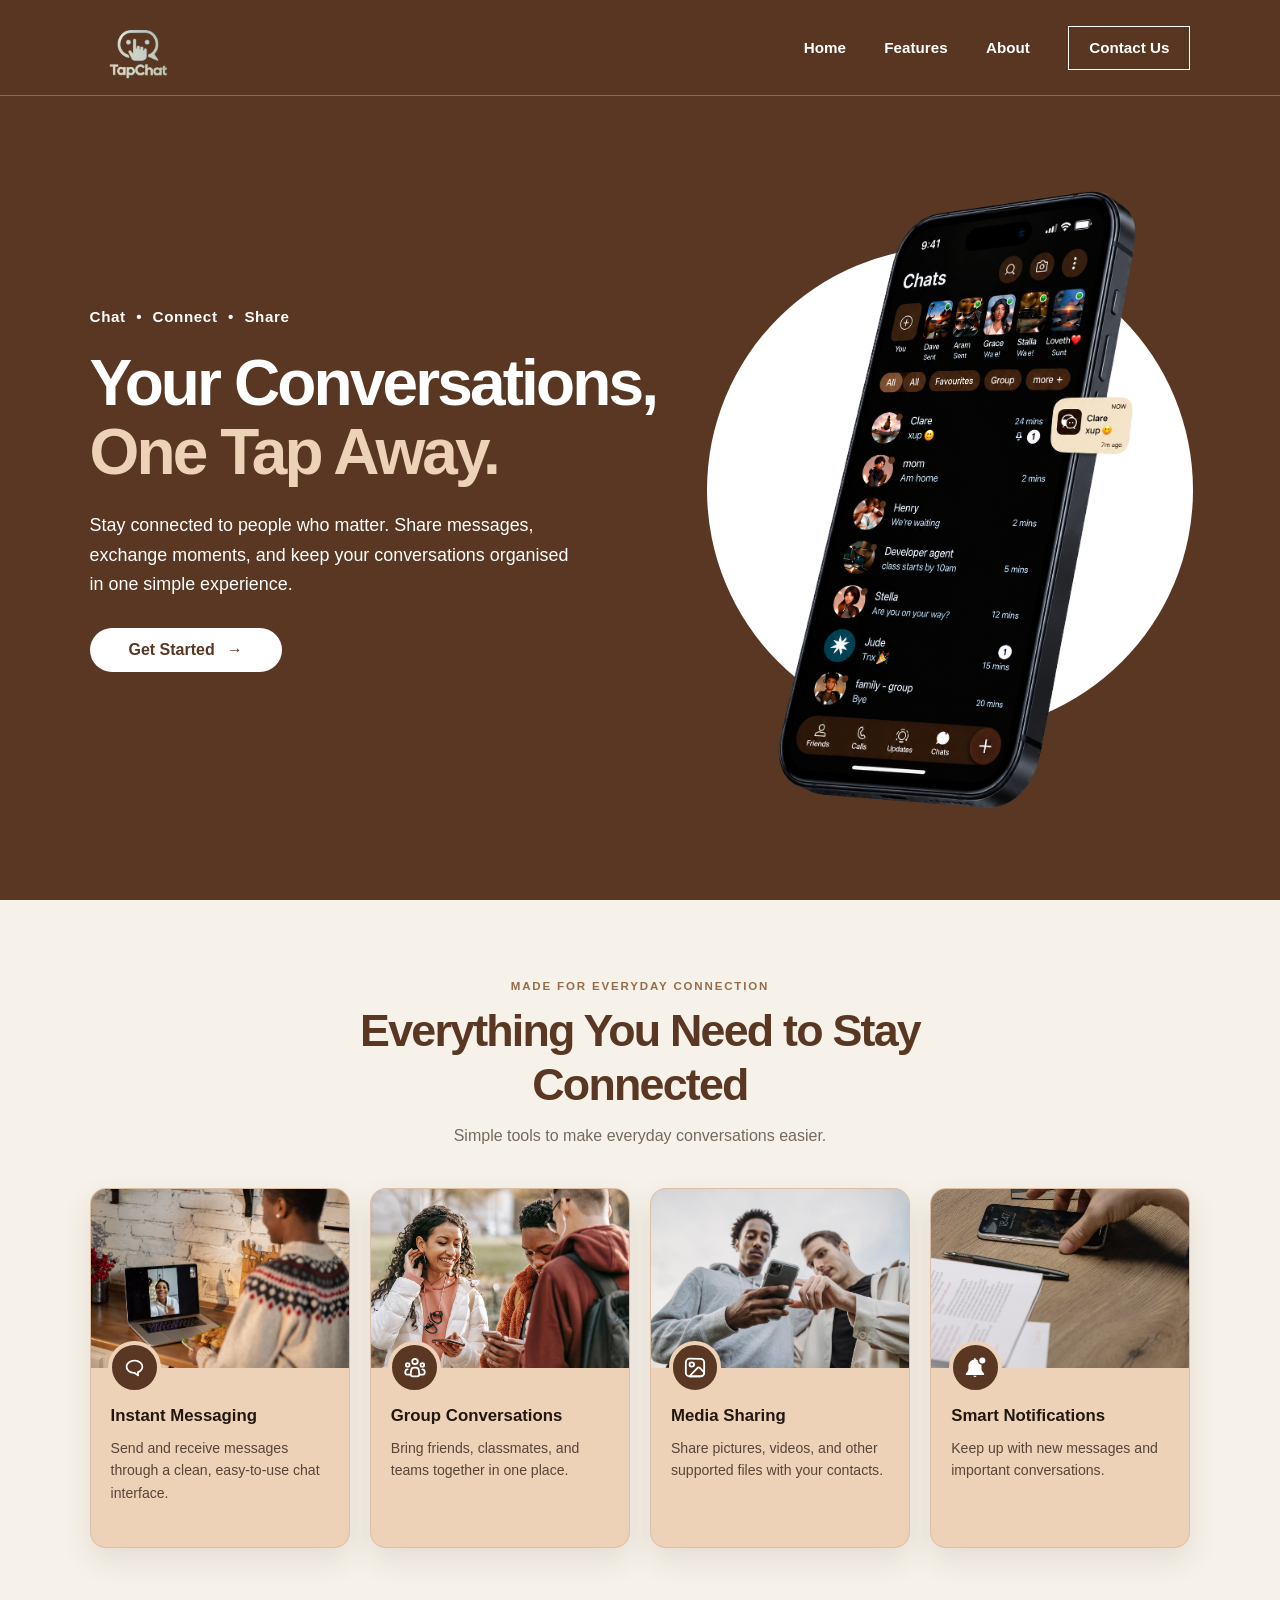
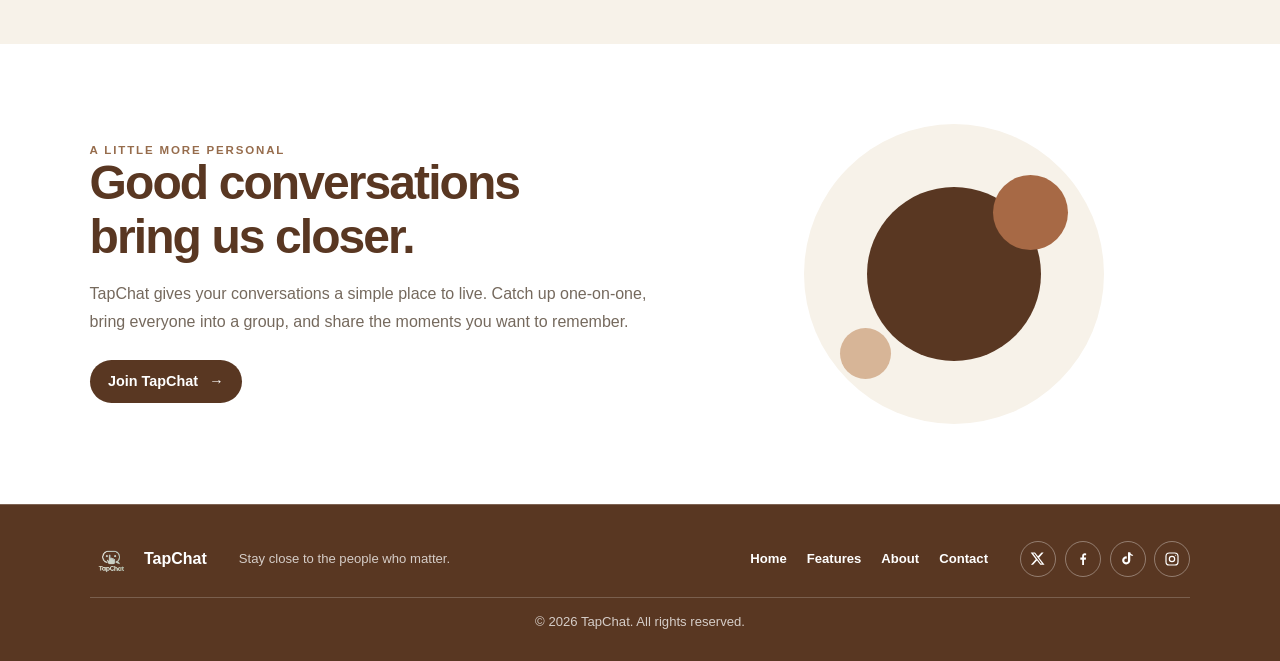
<file: index.html>
<!DOCTYPE html>
<html lang="en">
<head>
  <meta charset="UTF-8">
  <meta name="viewport" content="width=device-width, initial-scale=1.0">
  <meta name="theme-color" content="#593722">
  <meta name="description" content="TapChat helps you stay close to the people who matter through simple messaging, groups, and media sharing.">
  <title>TapChat</title>
  <link rel="icon" type="image/png" href="Log.png">
  <link rel="stylesheet" href="TapChat.css">
</head>
<body>
  <header class="site-header">
    <a class="brand" href="#home" aria-label="TapChat home">
      <img class="logo" src="Log.png" alt="TapChat">
    </a>
    <nav class="site-nav" aria-label="Main navigation">
      <a href="#home">Home</a>
      <a href="#features">Features</a>
      <a href="#about">About</a>
      <a class="contact-button" href="./contact.html">Contact Us</a>
    </nav>
  </header>

  <main>
    <section class="hero" id="home" aria-labelledby="hero-title">
      <div class="hero-copy">
        <p class="eyebrow">Chat <span aria-hidden="true">•</span> Connect <span aria-hidden="true">•</span> Share</p>
        <h1 id="hero-title">
          Your Conversations,<br>
          <span>One Tap Away.</span>
        </h1>
        <p class="hero-description">
          Stay connected to people who matter. Share messages, exchange moments,
          and keep your conversations organised in one simple experience.
        </p>
        <a class="get-button" href="./TapChatsignuppage.html">
          Get Started <span aria-hidden="true">→</span>
        </a>
      </div>

      <div class="hero-art" aria-hidden="true">
        <div class="circle"></div>
        <img class="hero-image" src="Img.png" alt="">
      </div>
    </section>

    <section class="feature" id="features" aria-labelledby="features-title">
      <div class="general-container">
        <header class="feature-header">
          <p class="section-eyebrow">MADE FOR EVERYDAY CONNECTION</p>
          <h2 class="everything" id="features-title">Everything You Need to Stay Connected</h2>
          <p class="tools">Simple tools to make everyday conversations easier.</p>
        </header>

        <div class="feature-grid">
          <article class="feature-card">
            <img class="feature-image" src="./Instant messaging.jpg" alt="A person using a phone to chat">
            <div class="feature-content">
              <span class="feature-icon" aria-hidden="true">
                <img src="./boxicons--message-bubble-reply.svg" alt="">
              </span>
              <h3>Instant Messaging</h3>
              <p>Send and receive messages through a clean, easy-to-use chat interface.</p>
            </div>
          </article>

          <article class="feature-card">
            <img class="feature-image" src="./Group conversation.jpg" alt="Friends talking together">
            <div class="feature-content">
              <span class="feature-icon" aria-hidden="true">
                <img src="./akar-icons--people-group.svg" alt="">
              </span>
              <h3>Group Conversations</h3>
              <p>Bring friends, classmates, and teams together in one place.</p>
            </div>
          </article>

          <article class="feature-card">
            <img class="feature-image" src="./Media sharing.jpg" alt="A phone displaying shared photos">
            <div class="feature-content">
              <span class="feature-icon" aria-hidden="true">
                <img src="./akar-icons--image.svg" alt="">
              </span>
              <h3>Media Sharing</h3>
              <p>Share pictures, videos, and other supported files with your contacts.</p>
            </div>
          </article>

          <article class="feature-card">
            <img class="feature-image" src="./smart notification.jpg" alt="A phone showing a new message notification">
            <div class="feature-content">
              <span class="feature-icon" aria-hidden="true">
                <img src="./clarity--notification-solid-badged.svg" alt="">
              </span>
              <h3>Smart Notifications</h3>
              <p>Keep up with new messages and important conversations.</p>
            </div>
          </article>
        </div>
      </div>
    </section>

    <section class="about" id="about" aria-labelledby="about-title">
      <div class="about-content">
        <p class="section-eyebrow">A LITTLE MORE PERSONAL</p>
        <h2 id="about-title">Good conversations bring us closer.</h2>
        <p>
          TapChat gives your conversations a simple place to live. Catch up one-on-one,
          bring everyone into a group, and share the moments you want to remember.
        </p>
        <a class="about-link" href="./TapChatsignuppage.html">Join TapChat <span aria-hidden="true">→</span></a>
      </div>
      <div class="about-mark" aria-hidden="true">
        <span class="about-bubble bubble-one"></span>
        <span class="about-bubble bubble-two"></span>
        <span class="about-bubble bubble-three"></span>
      </div>
    </section>
  </main>

  <footer class="site-footer">
    <a class="footer-brand" href="#home">
      <img src="Log.png" alt="" class="footer-logo">
      <span>TapChat</span>
    </a>
    <p>Stay close to the people who matter.</p>
    <nav class="footer-nav" aria-label="Footer navigation">
      <a href="#home">Home</a>
      <a href="#features">Features</a>
      <a href="#about">About</a>
      <a href="./contact.html">Contact</a>
    </nav>
    <nav class="social-links" aria-label="Social media">
      <a href="https://x.com/" target="_blank" rel="noopener noreferrer" aria-label="X">
        <svg viewBox="0 0 24 24" aria-hidden="true">
          <path d="M18.244 2.25h3.308l-7.227 8.26L23 21.75h-6.74l-5.214-6.817L4.77 21.75H1.46l7.73-8.835L1 2.25h6.91l4.707 6.231zm-1.161 17.52h1.833L6.912 4.126H4.945z"></path>
        </svg>
      </a>
      <a href="https://www.facebook.com/" target="_blank" rel="noopener noreferrer" aria-label="Facebook">
        <svg viewBox="0 0 24 24" aria-hidden="true">
          <path d="M13.5 21v-8h2.7l.4-3.1h-3.1v-2c0-.9.26-1.5 1.55-1.5h1.66V3.62A22 22 0 0 0 14.8 3.5c-2.4 0-4.05 1.47-4.05 4.17v2.23H8v3.1h2.75v8h2.75Z"></path>
        </svg>
      </a>
      <a href="https://www.tiktok.com/" target="_blank" rel="noopener noreferrer" aria-label="TikTok">
        <svg viewBox="0 0 24 24" aria-hidden="true">
          <path d="M19.6 7.3a7.1 7.1 0 0 1-4.2-1.4v8.2a6.1 6.1 0 1 1-5.3-6v3.4a2.8 2.8 0 1 0 1.9 2.7V2h3.4c.2 2 1.7 3.6 4.2 3.9v1.4Z"></path>
        </svg>
      </a>
      <a href="https://www.instagram.com/" target="_blank" rel="noopener noreferrer" aria-label="Instagram">
        <svg viewBox="0 0 24 24" aria-hidden="true">
          <rect x="3" y="3" width="18" height="18" rx="5"></rect>
          <circle cx="12" cy="12" r="4"></circle>
          <circle class="social-dot" cx="17.5" cy="6.5" r=".75"></circle>
        </svg>
      </a>
    </nav>
    <p class="copyright">&copy; 2026 TapChat. All rights reserved.</p>
  </footer>
</body>
</html>
</file>
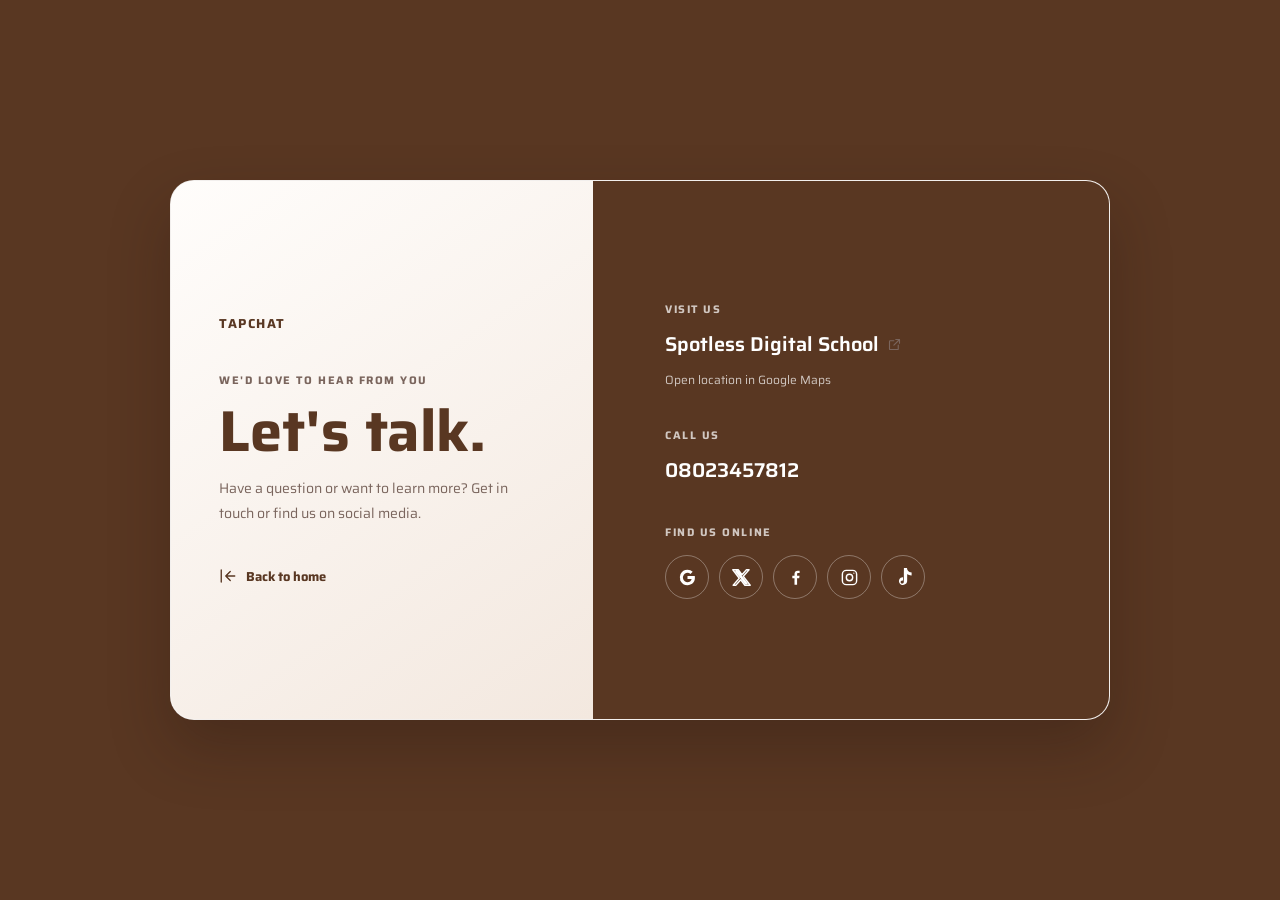
<file: contact.html>
<!DOCTYPE html>
<html lang="en">
	<head>
		<meta charset="UTF-8" />
		<meta name="viewport" content="width=device-width, initial-scale=1.0" />
		<meta name="theme-color" content="#593722" />
		<title>TapChat</title>
		<link rel="icon" type="image/png" href="Log.png">
		<link rel="preconnect" href="https://fonts.googleapis.com" />
		<link rel="preconnect" href="https://fonts.gstatic.com" crossorigin />
		<link
			href="https://fonts.googleapis.com/css2?family=Saira:ital,wght@0,100..900;1,100..900&display=swap"
			rel="stylesheet"
		/>
		<link rel="stylesheet" href="contact.css" />
	</head>
	<body>
		<main class="contact-container">
			<section class="contact-intro" aria-labelledby="contact-title">
				<h2 class="school-name">TapChat</h2>
				<p class="intro-label">We'd love to hear from you</p>
				<h1 id="contact-title">Let's talk.</h1>
				<p class="intro-copy">
					Have a question or want to learn more? Get in touch or find us on social media.
				</p>
				<a class="home-link" href="index.html">
					<svg viewBox="0 0 24 24" aria-hidden="true">
						<path d="m15 18-6-6 6-6M9 12h12M3 4v16"></path>
					</svg>
					Back to home
				</a>
			</section>

			<section class="contact-details" aria-label="Contact information">
				<div class="detail-block">
					<span class="detail-label">Visit us</span>
					<a
						class="detail-value address-link"
						href="https://www.google.com/maps/search/?api=1&query=Spotless+Digital+School"
						target="_blank"
						rel="noopener noreferrer"
					>
						Spotless Digital School
						<svg viewBox="0 0 24 24" aria-hidden="true">
							<path d="M14 4h6v6M20 4l-9 9"></path>
							<path d="M18 13v6a1 1 0 0 1-1 1H5a1 1 0 0 1-1-1V7a1 1 0 0 1 1-1h6"></path>
						</svg>
					</a>
					<p class="detail-note">Open location in Google Maps</p>
				</div>

				<div class="detail-block">
					<span class="detail-label">Call us</span>
					<a class="detail-value phone-link" href="tel:08023457812">08023457812</a>
				</div>

				<div class="social-block">
					<span class="detail-label">Find us online</span>
					<nav class="social-links" aria-label="Social media">
						<a href="https://www.google.com/" target="_blank" rel="noopener noreferrer" aria-label="Google">
							<svg viewBox="0 0 24 24" aria-hidden="true">
								<path d="M21.35 12.2c0-.7-.06-1.37-.18-2.02H12v3.83h5.24a4.48 4.48 0 0 1-1.95 2.94v2.4h3.16c1.85-1.7 2.9-4.2 2.9-7.15Z"></path>
								<path d="M12 21.7c2.64 0 4.85-.88 6.46-2.36l-3.16-2.4c-.88.6-2 .96-3.3.96-2.54 0-4.7-1.72-5.48-4.04H3.25v2.47A9.75 9.75 0 0 0 12 21.7Z"></path>
								<path d="M6.52 13.86a5.86 5.86 0 0 1 0-3.72V7.67H3.25a9.75 9.75 0 0 0 0 8.66l3.27-2.47Z"></path>
								<path d="M12 6.1c1.44 0 2.73.5 3.75 1.5l2.8-2.8C16.85 3.2 14.64 2.2 12 2.2a9.75 9.75 0 0 0-8.75 5.47l3.27 2.47C7.3 7.82 9.46 6.1 12 6.1Z"></path>
							</svg>
						</a>
						<a href="https://www.x.com/" target="_blank" rel="noopener noreferrer" aria-label="Twitter">
							<svg viewBox="0 0 24 24" aria-hidden="true">
								<path d="M18.244 2.25h3.308l-7.227 8.26L23 21.75h-6.74l-5.214-6.817L4.77 21.75H1.46l7.73-8.835L1 2.25h6.91l4.707 6.231zm-1.161 17.52h1.833L6.912 4.126H4.945z"></path>
							</svg>
						</a>
						<a href="https://www.facebook.com/" target="_blank" rel="noopener noreferrer" aria-label="Facebook">
							<svg viewBox="0 0 24 24" aria-hidden="true">
								<path d="M14 21v-8h2.7l.4-3.1H14v-2c0-.9.26-1.5 1.55-1.5h1.66V3.62A22 22 0 0 0 14.8 3.5c-2.4 0-4.05 1.47-4.05 4.17v2.23H8v3.1h2.75v8H14Z"></path>
							</svg>
						</a>
						<a href="https://www.instagram.com/" target="_blank" rel="noopener noreferrer" aria-label="Instagram">
							<svg viewBox="0 0 24 24" aria-hidden="true">
								<rect x="3" y="3" width="18" height="18" rx="5"></rect>
								<circle cx="12" cy="12" r="4"></circle>
								<circle class="icon-dot" cx="17.5" cy="6.5" r=".75"></circle>
							</svg>
						</a>
						<a href="https://www.tiktok.com/" target="_blank" rel="noopener noreferrer" aria-label="TikTok">
							<svg viewBox="0 0 24 24" aria-hidden="true">
								<path d="M12.53.02c1.31-.02 2.61-.01 3.91-.02.08 1.53.63 3.02 1.77 4.06 1.14 1.03 2.61 1.48 4.05 1.52v4c-1.39-.05-2.8-.37-4.05-1.03-.55-.28-1.06-.64-1.55-1.02-.01 2.92.01 5.84-.02 8.75-.08 1.4-.54 2.77-1.59 3.74-1.69 1.62-4.36 1.92-6.37.75-1.22-.71-2.1-1.95-2.36-3.34-.21-1.03-.12-2.12.37-3.06.79-1.59 2.52-2.69 4.3-2.73.16-.02.32-.02.48-.01.04 1.47-.04 2.94-.04 4.41-.99-.32-2.15-.04-2.8.79-.48.57-.4 1.46.07 2.02.77.95 2.41.99 3.21.08.29-.3.47-.7.49-1.12.07-4.11.04-8.22.05-12.33z"></path>
							</svg>
						</a>
					</nav>
				</div>
			</section>
		</main>
	</body>
</html>
</file>
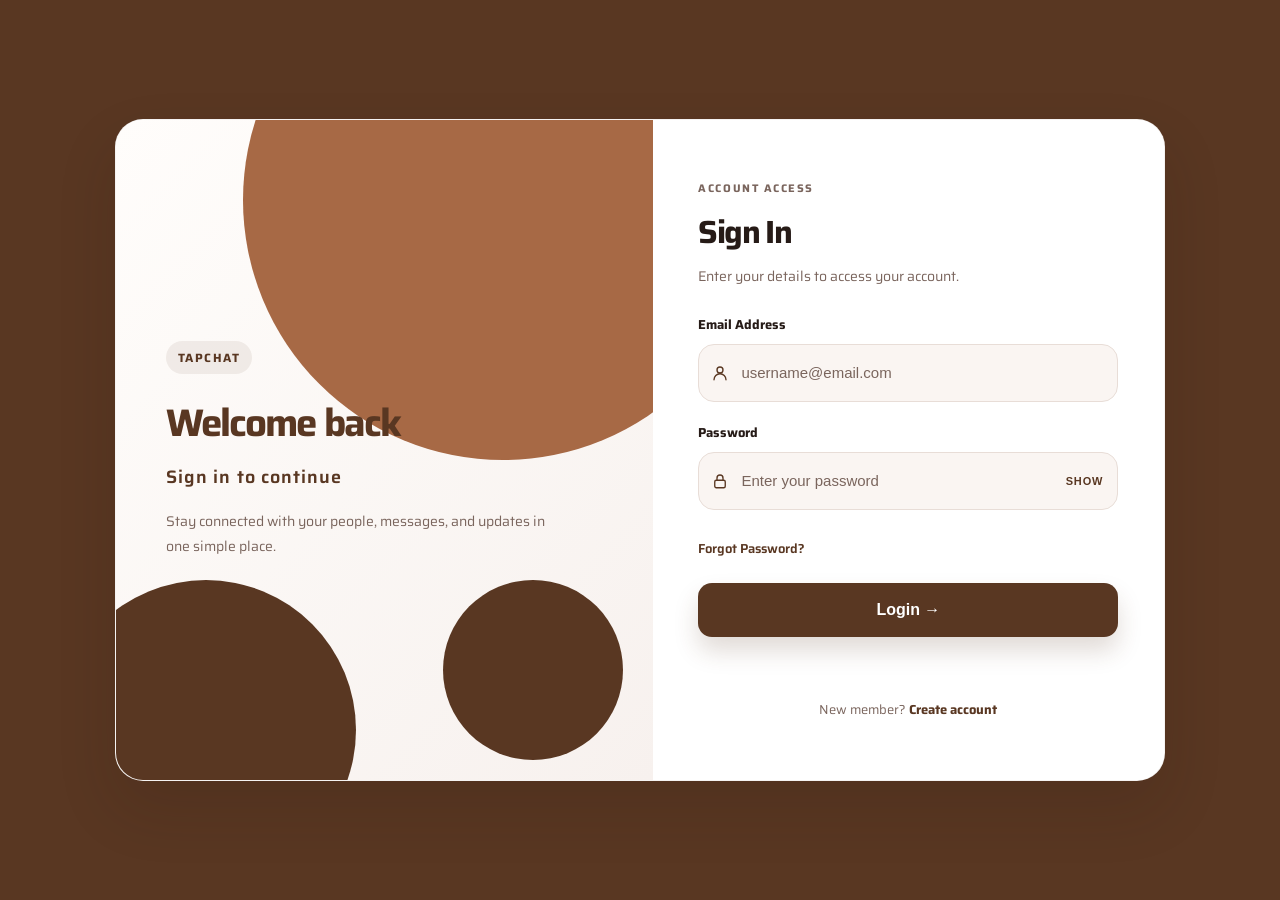
<file: loginpage.html>
<!DOCTYPE html>
<html lang="en">
  <head>
    <meta charset="UTF-8" />
    <meta name="viewport" content="width=device-width, initial-scale=1.0" />
    <title>Login Page</title>

    <link rel="preconnect" href="https://fonts.googleapis.com" />
    <link rel="preconnect" href="https://fonts.gstatic.com" crossorigin />
    <link
      href="https://fonts.googleapis.com/css2?family=Saira:ital,wght@0,100..900;1,100..900&display=swap"
      rel="stylesheet"
    />
    <link rel="stylesheet" href="loginpage.css" />
  </head>
  <body>
    <main class="loginContainer">
      <section class="welcome-section">
        <div class="welcome-content">
          <span class="brand-badge">TapChat</span>
          <h1>Welcome back</h1>
          <h3>Sign in to continue</h3>
          <p>
            Stay connected with your people, messages, and updates in one simple
            place.
          </p>
        </div>

        <div class="circle circle-one"></div>
        <div class="circle circle-two"></div>
        <div class="circle circle-three"></div>
      </section>

      <section class="signin-section">
        <div class="signin-content">
          <p class="eyebrow">Account access</p>
          <h2>Sign In</h2>
          <p class="description">Enter your details to access your account.</p>

          <form id="loginform" novalidate>
            <div class="input-group">
              <label for="username">Email Address</label>
              <div class="field-with-icon">
                <span class="input-icon" aria-hidden="true">
                  <svg viewBox="0 0 24 24">
                    <path d="M20 21a8 8 0 0 0-16 0"></path>
                    <circle cx="12" cy="8" r="4"></circle>
                  </svg>
                </span>
                <input
                  id="username"
                  name="username"
                  type="email"
                  placeholder="username@email.com"
                  autocomplete="email"
                  required
                />
              </div>
            </div>

            <div class="input-group">
              <label for="password">Password</label>
              <div class="field-with-icon password-box">
                <span class="input-icon" aria-hidden="true">
                  <svg viewBox="0 0 24 24">
                    <rect x="5" y="11" width="14" height="10" rx="2"></rect>
                    <path d="M8 11V8a4 4 0 1 1 8 0v3"></path>
                  </svg>
                </span>
                <input
                  id="password"
                  name="password"
                  type="password"
                  placeholder="Enter your password"
                  autocomplete="current-password"
                  required
                />
                <button
                  type="button"
                  class="toggle-password"
                  id="toggle-password"
                  aria-label="Show password"
                >
                  Show
                </button>
              </div>
            </div>

            <a href="#" class="forgot" id="forgotpassword">Forgot Password?</a>

            <button type="submit" class="login-button">Login →</button>

            <p id="message" class="message" aria-live="polite"></p>
          </form>

          <div class="signup">
            New member?
            <a href="#" id="signuplink">Create account</a>
          </div>
        </div>
      </section>
    </main>

    <script>
      const togglePassword = document.getElementById("toggle-password");
      const passwordInput = document.getElementById("password");
      const form = document.getElementById("loginform");
      const message = document.getElementById("message");

      togglePassword.addEventListener("click", () => {
        const isPassword = passwordInput.type === "password";
        passwordInput.type = isPassword ? "text" : "password";
        togglePassword.textContent = isPassword ? "Hide" : "Show";
      });

      form.addEventListener("submit", (event) => {
        event.preventDefault();

        const username = document.getElementById("username").value.trim();
        const password = document.getElementById("password").value.trim();

        if (!username || !password) {
          message.textContent = "Please enter your email and password.";
          message.classList.add("error");
          return;
        }

        message.textContent = "Login successful!";
        message.classList.remove("error");
      });
    </script>
  </body>
</html>
</file>
<file: TapChat.css>
:root {
  color-scheme: dark;
  --color-background: #593722;
  --color-text: #ffffff;
  --color-accent: #eed2b7;
  --color-cream: #f7f2e9;
  --page-gutter: clamp(1.25rem, 7vw, 6.5rem);
}

* {
  box-sizing: border-box;
}

html {
  min-width: 320px;
  scroll-behavior: smooth;
  scroll-padding-top: 6.5rem;
}

body {
  min-height: 100vh;
  margin: 0;
  background: var(--color-background);
  color: var(--color-text);
  font-family: Arial, Helvetica, sans-serif;
}

button,
a {
  font: inherit;
}

a {
  color: inherit;
  text-decoration: none;
}

.site-header {
  position: fixed;
  z-index: 5;
  inset: 0 0 auto;
  display: flex;
  min-height: 6rem;
  align-items: center;
  justify-content: space-between;
  gap: 2rem;
  padding: 0 var(--page-gutter);
  border-bottom: 1px solid rgb(255 255 255 / 28%);
  background: rgb(89 55 34 / 96%);
  backdrop-filter: blur(12px);
}

.brand {
  display: inline-flex;
  flex: 0 0 auto;
  align-items: center;
}

.logo {
  display: block;
  width: 6.25rem;
  height: auto;
}

.site-nav {
  display: flex;
  align-items: center;
  gap: clamp(1rem, 3vw, 3rem);
  font-size: 0.95rem;
  font-weight: 700;
}

.site-nav a:not(.contact-button),
.footer-nav a {
  transition: color 160ms ease;
}

.site-nav a:hover,
.footer-nav a:hover {
  color: var(--color-accent);
}

.contact-button {
  display: inline-flex;
  min-height: 2.75rem;
  align-items: center;
  justify-content: center;
  padding: 0 1.25rem;
  border: 1px solid currentColor;
  background: transparent;
  color: inherit;
  transition: background-color 160ms ease, color 160ms ease;
}

.contact-button:hover {
  background: #ffffff;
  color: var(--color-background);
}

.hero {
  position: relative;
  display: grid;
  min-height: 100vh;
  min-height: 100svh;
  grid-template-columns: minmax(0, 1.1fr) minmax(18rem, 0.9fr);
  align-items: center;
  gap: 2rem;
  overflow: hidden;
  padding: 8rem var(--page-gutter) 3rem;
  scroll-margin-top: 6rem;
}

.hero-copy {
  position: relative;
  z-index: 1;
  max-width: 38rem;
}

.eyebrow {
  margin: 0 0 1.5rem;
  word-spacing: 0.35rem;
  font-size: 0.95rem;
  font-weight: 700;
  letter-spacing: 0.04em;
}

.hero h1 {
  margin: 0;
  font-size: clamp(2.75rem, 5vw, 4.5rem);
  line-height: 1.08;
  letter-spacing: -0.045em;
}

.hero h1 span {
  color: var(--color-accent);
}

.hero-description {
  max-width: 31rem;
  margin: 1.5rem 0 1.75rem;
  font-size: clamp(1rem, 1.4vw, 1.125rem);
  line-height: 1.65;
}

.get-button {
  display: inline-flex;
  min-width: 12rem;
  min-height: 2.75rem;
  align-items: center;
  justify-content: center;
  gap: 0.75rem;
  border: 0;
  border-radius: 999px;
  background: var(--color-text);
  color: var(--color-background);
  font-weight: 700;
  transition: background-color 160ms ease, color 160ms ease, transform 160ms ease;
}

.get-button:hover {
  transform: translateY(-2px);
  background: var(--color-accent);
}

.hero-art {
  position: relative;
  display: grid;
  min-height: 34rem;
  place-items: center;
}

.circle {
  position: absolute;
  width: min(38vw, 38rem);
  aspect-ratio: 1;
  border-radius: 50%;
  background: #ffffff;
}

.hero-image {
  position: relative;
  z-index: 1;
  display: block;
  width: min(100%, 25rem);
  max-height: 75vh;
  object-fit: contain;
}

.site-header a:focus-visible,
.get-button:focus-visible,
.about-link:focus-visible,
.footer-nav a:focus-visible,
.footer-brand:focus-visible {
  outline: 3px solid var(--color-accent);
  outline-offset: 4px;
}

#features {
  padding: 5rem 0 6rem;
  background: var(--color-cream);
  color: var(--color-background);
  scroll-margin-top: 5.5rem;
}

.general-container {
  width: min(1200px, calc(100% - (var(--page-gutter) * 2)));
  margin: 0 auto;
}

.feature-header {
  display: flex;
  flex-direction: column;
  align-items: center;
  gap: 0.75rem;
  margin-bottom: 2.5rem;
  text-align: center;
}

.section-eyebrow {
  margin: 0;
  color: #966c4c;
  font-size: 0.72rem;
  font-weight: 800;
  letter-spacing: 0.16em;
}

.everything {
  max-width: 44rem;
  margin: 0;
  font-size: clamp(1.9rem, 4vw, 2.8rem);
  font-weight: 800;
  line-height: 1.2;
  letter-spacing: -0.04em;
}

.tools {
  margin: 0;
  color: #75695d;
  font-size: clamp(0.9rem, 1.4vw, 1rem);
  line-height: 1.5;
}

.feature-grid {
  display: grid;
  grid-template-columns: repeat(4, minmax(0, 1fr));
  gap: 1.25rem;
}

.feature-card {
  position: relative;
  height: 360px;
  overflow: hidden;
  border: 1px solid rgb(89 55 34 / 12%);
  border-radius: 16px;
  background: var(--color-accent);
  box-shadow: 0 12px 30px rgb(48 39 31 / 10%);
  transition: transform 180ms ease, box-shadow 180ms ease;
}

.feature-card:hover {
  transform: translateY(-4px);
  box-shadow: 0 18px 34px rgb(48 39 31 / 15%);
}

.feature-image {
  position: absolute;
  top: 0;
  left: 0;
  display: block;
  width: 100%;
  height: 50%;
  object-fit: cover;
  object-position: center;
}

.feature-content {
  position: absolute;
  inset: 50% 0 0;
  padding: 2.35rem 1.25rem 1.25rem;
  color: #211710;
}

.feature-icon {
  position: absolute;
  top: -1.65rem;
  left: 1.1rem;
  display: grid;
  width: 3.3rem;
  height: 3.3rem;
  place-items: center;
  border: 4px solid var(--color-accent);
  border-radius: 50%;
  background: var(--color-background);
}

.feature-icon img {
  display: block;
  width: 1.35rem;
  height: 1.35rem;
  filter: brightness(0) invert(1);
}

.feature-content h3 {
  margin: 0 0 0.6rem;
  font-size: 1.05rem;
  line-height: 1.3;
}

.feature-content p {
  margin: 0;
  color: #574538;
  font-size: 0.88rem;
  line-height: 1.6;
}

.about {
  display: grid;
  min-height: 360px;
  grid-template-columns: minmax(0, 1.1fr) minmax(220px, 0.9fr);
  align-items: center;
  gap: 3rem;
  padding: 5rem var(--page-gutter);
  background: #ffffff;
  color: var(--color-background);
  scroll-margin-top: 5.5rem;
}

.about-content {
  width: min(100%, 38rem);
}

.about h2 {
  max-width: 34rem;
  margin: 0 0 1rem;
  font-size: clamp(2rem, 4vw, 3rem);
  line-height: 1.12;
  letter-spacing: -0.04em;
}

.about-content > p:not(.section-eyebrow) {
  max-width: 35rem;
  margin: 0;
  color: #75695d;
  font-size: 1rem;
  line-height: 1.75;
}

.about-link {
  display: inline-flex;
  align-items: center;
  gap: 0.7rem;
  margin-top: 1.5rem;
  padding: 0.85rem 1.15rem;
  border-radius: 999px;
  background: var(--color-background);
  color: #ffffff;
  font-size: 0.9rem;
  font-weight: 700;
  transition: background-color 160ms ease, transform 160ms ease;
}

.about-link:hover {
  transform: translateY(-2px);
  background: #744a30;
}

.about-mark {
  position: relative;
  display: grid;
  width: min(100%, 300px);
  aspect-ratio: 1;
  justify-self: center;
  place-items: center;
  border-radius: 50%;
  background: var(--color-cream);
}

.about-bubble {
  position: absolute;
  display: block;
  border-radius: 50%;
}

.bubble-one {
  width: 58%;
  aspect-ratio: 1;
  background: var(--color-background);
}

.bubble-two {
  top: 17%;
  right: 12%;
  width: 25%;
  aspect-ratio: 1;
  background: #a76945;
}

.bubble-three {
  bottom: 15%;
  left: 12%;
  width: 17%;
  aspect-ratio: 1;
  background: #d7b597;
}

.site-footer {
  display: grid;
  grid-template-columns: auto minmax(0, 1fr) auto auto;
  align-items: center;
  gap: 1rem 2rem;
  padding: 2rem var(--page-gutter);
  border-top: 1px solid rgb(255 255 255 / 22%);
  background: var(--color-background);
  color: #ffffff;
}

.footer-brand {
  display: inline-flex;
  align-items: center;
  gap: 0.65rem;
  font-weight: 800;
}

.footer-logo {
  display: block;
  width: 2.75rem;
  height: 2.75rem;
  object-fit: contain;
}

.site-footer > p {
  margin: 0;
  color: rgb(255 255 255 / 75%);
  font-size: 0.82rem;
}

.footer-nav {
  display: flex;
  flex-wrap: wrap;
  justify-content: flex-end;
  gap: 1.25rem;
  font-size: 0.82rem;
  font-weight: 600;
}

.social-links {
  display: flex;
  align-items: center;
  gap: 0.55rem;
}

.social-links a {
  display: grid;
  width: 2.25rem;
  height: 2.25rem;
  place-items: center;
  border: 1px solid rgb(255 255 255 / 35%);
  border-radius: 50%;
  color: #ffffff;
  transition: background-color 160ms ease, color 160ms ease, border-color 160ms ease;
}

.social-links a:hover {
  border-color: var(--color-accent);
  background: var(--color-accent);
  color: var(--color-background);
}

.social-links a:focus-visible {
  outline: 3px solid var(--color-accent);
  outline-offset: 3px;
}

.social-links svg {
  display: block;
  width: 1rem;
  height: 1rem;
  fill: currentColor;
}

.social-links a:first-child svg {
  width: 0.95rem;
  height: 0.95rem;
}

.social-links a:last-child svg {
  fill: none;
  stroke: currentColor;
  stroke-width: 1.8;
}

.social-links .social-dot {
  fill: currentColor;
  stroke: none;
}

.copyright {
  grid-column: 1 / -1;
  padding-top: 1rem;
  border-top: 1px solid rgb(255 255 255 / 20%);
  text-align: center;
}

@media (max-width: 980px) {
  .feature-grid {
    grid-template-columns: repeat(2, minmax(0, 1fr));
  }

  .feature-card {
    height: 380px;
  }
}

@media (max-width: 760px) {
  .site-header {
    min-height: 5rem;
  }

  .site-nav {
    gap: 1rem;
    font-size: 0.875rem;
  }

  .contact-button {
    min-height: 2.5rem;
    padding: 0 0.85rem;
  }

  .hero {
    min-height: 100svh;
    grid-template-columns: 1fr;
    gap: 0;
    padding-top: 7rem;
  }

  .hero-copy {
    padding-top: 1rem;
  }

  .hero-art {
    min-height: 25rem;
    margin-top: -1rem;
  }

  .circle {
    width: min(75vw, 27rem);
  }

  .hero-image {
    width: min(75%, 20rem);
    max-height: 55vh;
  }

  #features {
    padding: 4rem 0;
  }

  .about {
    min-height: auto;
    gap: 2rem;
    padding-top: 4rem;
    padding-bottom: 4rem;
  }

  .about-mark {
    width: min(100%, 230px);
  }
}

@media (max-width: 600px) {
  .site-header {
    min-height: 0;
    flex-wrap: wrap;
    gap: 0.4rem 1rem;
    padding: 0.65rem 1rem 0.75rem;
  }

  .logo {
    width: 4rem;
  }

  .site-nav {
    width: 100%;
    justify-content: space-between;
    gap: 0.45rem;
    font-size: clamp(0.7rem, 3vw, 0.82rem);
  }

  .contact-button {
    min-height: 2rem;
    padding: 0 0.55rem;
    font-size: inherit;
  }

  .hero {
    padding-top: 9rem;
  }

  .hero-art {
    min-height: 20rem;
  }

  .feature-grid {
    grid-template-columns: 1fr;
    gap: 1rem;
  }

  .feature-card {
    height: 350px;
  }

  .feature-image {
    height: 50%;
  }

  .about {
    grid-template-columns: 1fr;
  }

  .about-mark {
    width: min(68vw, 220px);
  }

  .site-footer {
    grid-template-columns: 1fr;
    justify-items: center;
    gap: 1rem;
    text-align: center;
  }

  .footer-nav {
    justify-content: center;
    gap: 0.8rem 1rem;
  }

  .copyright {
    width: 100%;
  }
}

@media (prefers-reduced-motion: reduce) {
  html {
    scroll-behavior: auto;
  }

  *,
  *::before,
  *::after {
    transition-duration: 0.01ms !important;
    animation-duration: 0.01ms !important;
    animation-iteration-count: 1 !important;
  }
}
</file>
<file: contact.css>
:root {
  --surface: #ffffff;
  --brand: #593722;
  --muted: #7a655d;
  --line: rgba(255, 255, 255, 0.32);
  --shadow: rgba(33, 18, 14, 0.28);
}

* {
  box-sizing: border-box;
  margin: 0;
  padding: 0;
}

html {
  min-width: 320px;
}

body {
  min-height: 100vh;
  min-height: 100svh;
  padding: 32px 20px;
  overflow-y: auto;
  background: #593722;
  color: #261b17;
  font-family: "Saira", Arial, Helvetica, sans-serif;
  display: flex;
  align-items: center;
  justify-content: center;
}

.contact-container {
  width: min(940px, 100%);
  min-height: 540px;
  display: grid;
  grid-template-columns: 0.9fr 1.1fr;
  overflow: hidden;
  border: 1px solid rgba(89, 55, 34, 0.08);
  border-radius: 24px;
  background: var(--surface);
  box-shadow: 0 28px 60px var(--shadow);
  animation: contact-enter 500ms ease-out both;
}

.contact-intro {
  display: flex;
  flex-direction: column;
  align-items: flex-start;
  justify-content: center;
  padding: 64px 48px;
  background: linear-gradient(145deg, #fffdfb, #f3e8df);
}

.school-name {
  margin: 0 0 38px;
  color: var(--brand);
  font-size: 13px;
  font-weight: 700;
  letter-spacing: 0.12em;
  text-transform: uppercase;
  text-decoration: none;
}

.intro-label,
.detail-label {
  color: var(--muted);
  font-size: 11px;
  font-weight: 700;
  letter-spacing: 0.14em;
  text-transform: uppercase;
}

.intro-label {
  margin-bottom: 12px;
}

.contact-intro h1 {
  margin-bottom: 14px;
  color: var(--brand);
  font-size: clamp(2.5rem, 5vw, 3.6rem);
  line-height: 1.05;
}

.intro-copy {
  max-width: 290px;
  color: var(--muted);
  font-size: 14px;
  line-height: 1.8;
}

.home-link {
  display: inline-flex;
  align-items: center;
  gap: 9px;
  margin-top: 40px;
  color: var(--brand);
  font-size: 13px;
  font-weight: 700;
  text-decoration: none;
}

.home-link svg,
.address-link svg {
  width: 18px;
  height: 18px;
  flex: 0 0 auto;
  fill: none;
  stroke: currentColor;
  stroke-linecap: round;
  stroke-linejoin: round;
  stroke-width: 1.8;
}

.home-link:hover,
.address-link:hover {
  text-decoration: underline;
  text-underline-offset: 4px;
}

.contact-details {
  display: flex;
  flex-direction: column;
  justify-content: center;
  gap: 38px;
  color: white;
  padding: 64px clamp(28px, 6vw, 72px);
  background: var(--brand);
}

.contact-details .detail-label {
  color: rgba(255, 255, 255, 0.72);
}

.detail-block {
  display: grid;
  gap: 10px;
}

.detail-value {
  color: white;
  font-size: 20px;
  font-weight: 600;
  text-decoration: none;
}

.address-link {
  display: inline-flex;
  align-items: center;
  gap: 8px;
  align-self: flex-start;
}

.address-link svg {
  width: 15px;
  height: 15px;
  color: var(--muted);
}

.detail-note {
  color: rgba(255, 255, 255, 0.72);
  font-size: 12px;
}

.social-block {
  display: grid;
  gap: 14px;
}

.social-links {
  display: flex;
  flex-wrap: wrap;
  gap: 10px;
}

.social-links a {
  width: 44px;
  height: 44px;
  display: inline-flex;
  align-items: center;
  justify-content: center;
  border: 1px solid var(--line);
  border-radius: 50%;
  color: white;
  transition: color 160ms ease, background-color 160ms ease, transform 160ms ease;
}

.social-links a:hover {
  transform: translateY(-2px);
  border-color: var(--brand);
  background: var(--brand);
  color: black;
}

.social-links svg {
  width: 19px;
  height: 19px;
  fill: currentColor;
}

.social-links a:nth-child(2) svg,
.social-links a:nth-child(4) svg {
  fill: none;
  stroke: currentColor;
  stroke-linecap: round;
  stroke-linejoin: round;
  stroke-width: 1.8;
}

.social-links .icon-dot {
  fill: currentColor;
  stroke: none;
}

.school-name:focus-visible,
.home-link:focus-visible,
.detail-value:focus-visible,
.social-links a:focus-visible {
  outline: 3px solid #a76945;
  outline-offset: 4px;
}

@keyframes contact-enter {
  from {
    opacity: 0;
    transform: translateY(12px);
  }
  to {
    opacity: 1;
    transform: translateY(0);
  }
}

@media (max-width: 680px) {
  body {
    align-items: flex-start;
    padding: 16px;
  }

  .contact-container {
    width: 100%;
    min-height: 0;
    grid-template-columns: 1fr;
    border-radius: 20px;
  }

  .contact-intro {
    min-height: 280px;
    padding: 28px 24px;
  }

  .school-name {
    margin-bottom: 32px;
  }

  .contact-intro h1 {
    font-size: clamp(2.4rem, 13vw, 2.8rem);
  }

  .intro-copy {
    max-width: 100%;
  }

  .home-link {
    margin-top: 28px;
  }

  .contact-details {
    gap: 30px;
    padding: 36px 24px 40px;
  }

  .detail-value {
    font-size: clamp(17px, 5vw, 20px);
  }
}

@media (max-width: 380px) {
  body {
    padding: 10px;
  }

  .contact-intro,
  .contact-details {
    padding-left: 20px;
    padding-right: 20px;
  }

  .social-links {
    gap: 8px;
  }

  .social-links a {
    width: 42px;
    height: 42px;
  }
}

@media (prefers-reduced-motion: reduce) {
  *,
  *::before,
  *::after {
    animation-duration: 0.01ms !important;
    animation-iteration-count: 1 !important;
    scroll-behavior: auto !important;
    transition-duration: 0.01ms !important;
  }
}
</file>
<file: loginpage.css>
:root {
  --bg: #f5f0ea;
  --surface: #ffffff;
  --surface-soft: #faf5f2;
  --brand: #593722;
  --brand-dark: #2d1c15;
  --brand-soft: rgba(89, 55, 34, 0.1);
  --text: #261b17;
  --muted: #7a655d;
  --line: #e8ddd7;
  --success: #2eaf5c;
  --error: #af2e2e;
  --shadow: rgba(33, 18, 14, 0.14);
}

* {
  margin: 0;
  padding: 0;
  box-sizing: border-box;
}

html,
body {
  height: 100%;
}

body {
  font-family: "Saira", Arial, Helvetica, sans-serif;
  background: #593722;
  display: flex;
  justify-content: center;
  align-items: center;
  min-height: 100vh;
  padding: 20px;
  overflow-x: hidden;
}

.loginContainer {
  width: min(1050px, 100%);
  min-height: 620px;
  display: grid;
  grid-template-columns: 1.05fr 1fr;
  background: var(--surface);
  border-radius: 28px;
  overflow: hidden;
  box-shadow: 0 28px 60px var(--shadow);
  border: 1px solid rgba(89, 55, 34, 0.06);
}

.welcome-section {
  position: relative;
  z-index: 1;
  background: linear-gradient(135deg, #fffdfb, #f7f1ee);
  display: flex;
  align-items: center;
  padding: 70px 50px;
  overflow: hidden;
}

.welcome-content {
  position: relative;
  z-index: 1;
}

.brand-badge {
  display: inline-block;
  margin-bottom: 18px;
  padding: 7px 12px;
  border-radius: 999px;
  background: rgba(89, 55, 34, 0.08);
  color: var(--brand);
  font-size: 12px;
  font-weight: 700;
  letter-spacing: 0.12em;
  text-transform: uppercase;
}

.welcome-content h1 {
  font-size: clamp(2.2rem, 3vw, 3.3rem);
  font-weight: 700;
  letter-spacing: -0.05em;
  margin-bottom: 10px;
  color: var(--brand);
}

.welcome-content h3 {
  font-size: 18px;
  letter-spacing: 0.06em;
  margin-bottom: 18px;
  color: var(--brand);
  font-weight: 600;
}

.welcome-content p {
  max-width: 380px;
  line-height: 1.8;
  font-size: 14px;
  color: var(--muted);
}

.circle {
  position: absolute;
  border-radius: 50%;
  pointer-events: none;
}

.circle-one {
  width: 520px;
  height: 520px;
  background: #a76945;
  right: -110px;
  top: -180px;
  z-index: 0;
}

.circle-two {
  width: 300px;
  height: 300px;
  background: #593722;
  bottom: -100px;
  left: -60px;
  z-index: 0;
}

.circle-three {
  width: 180px;
  height: 180px;
  background: #593722;
  right: 30px;
  bottom: 20px;
  z-index: 0;
}

.signin-section {
  background: var(--surface);
  padding: 60px 42px;
  display: flex;
  align-items: center;
  justify-content: center;
}

.signin-content {
  width: 100%;
  max-width: 420px;
}

.eyebrow {
  font-size: 11px;
  letter-spacing: 0.14em;
  text-transform: uppercase;
  color: var(--muted);
  margin-bottom: 10px;
  font-weight: 700;
}

.signin-content h2 {
  font-size: clamp(2rem, 2vw, 2.6rem);
  color: var(--text);
  margin-bottom: 8px;
  letter-spacing: -0.05em;
}

.description {
  font-size: 14px;
  color: var(--muted);
  line-height: 1.6;
  margin-bottom: 26px;
}

#loginform {
  width: 100%;
}

.input-group {
  margin-bottom: 20px;
}

.input-group label {
  display: block;
  font-size: 13px;
  color: var(--text);
  margin-bottom: 9px;
  font-weight: 700;
}

.field-with-icon {
  width: 100%;
  min-height: 58px;
  display: flex;
  align-items: center;
  gap: 12px;
  background: var(--surface-soft);
  border: 1px solid var(--line);
  border-radius: 16px;
  padding: 0 14px 0 12px;
  transition: border-color 0.2s ease, box-shadow 0.2s ease;
}

.field-with-icon:focus-within {
  border-color: rgba(89, 55, 34, 0.5);
  box-shadow: 0 0 0 4px rgba(89, 55, 34, 0.08);
}

.input-icon {
  width: 18px;
  height: 18px;
  flex-shrink: 0;
  display: inline-flex;
  align-items: center;
  justify-content: center;
  color: var(--brand);
}

.input-icon svg {
  width: 100%;
  height: 100%;
  stroke: currentColor;
  fill: none;
  stroke-width: 1.8;
  stroke-linecap: round;
  stroke-linejoin: round;
}

.field-with-icon input {
  flex: 1;
  border: none;
  background: transparent;
  outline: none;
  color: var(--text);
  font-size: 15px;
}

.field-with-icon input::placeholder {
  color: var(--muted);
}

.password-box {
  position: relative;
}

.password-box input {
  padding-right: 56px;
}

.toggle-password {
  position: absolute;
  right: 14px;
  top: 50%;
  transform: translateY(-50%);
  border: none;
  background: transparent;
  color: var(--brand);
  font-size: 11px;
  letter-spacing: 0.08em;
  text-transform: uppercase;
  font-weight: 700;
  cursor: pointer;
}

.forgot {
  display: inline-block;
  margin: 8px 0 24px;
  color: var(--brand);
  text-decoration: none;
  font-size: 13px;
  font-weight: 600;
}

.forgot:hover {
  text-decoration: underline;
}

.login-button {
  width: 100%;
  height: 54px;
  border: none;
  border-radius: 14px;
  background: var(--brand);
  color: #ffffff;
  font-size: 16px;
  font-weight: 700;
  cursor: pointer;
  transition: transform 0.2s ease, box-shadow 0.2s ease;
  box-shadow: 0 14px 24px rgba(89, 55, 34, 0.18);
}

.login-button:hover {
  transform: translateY(-1px);
}

.message {
  min-height: 20px;
  margin-top: 14px;
  font-size: 13px;
  color: var(--success);
  font-weight: 600;
}

.message.error {
  color: var(--error);
}

.signup {
  margin-top: 28px;
  text-align: center;
  font-size: 13px;
  color: var(--muted);
}

.signup a {
  color: var(--brand);
  font-weight: 700;
  text-decoration: none;
}

.signup a:hover {
  text-decoration: underline;
}

@media (max-width: 760px) {
  .loginContainer {
    grid-template-columns: 1fr;
  }

  .welcome-section {
    min-height: 240px;
    padding: 42px 28px;
  }

  .signin-section {
    padding: 36px 22px;
  }
}
</file>
